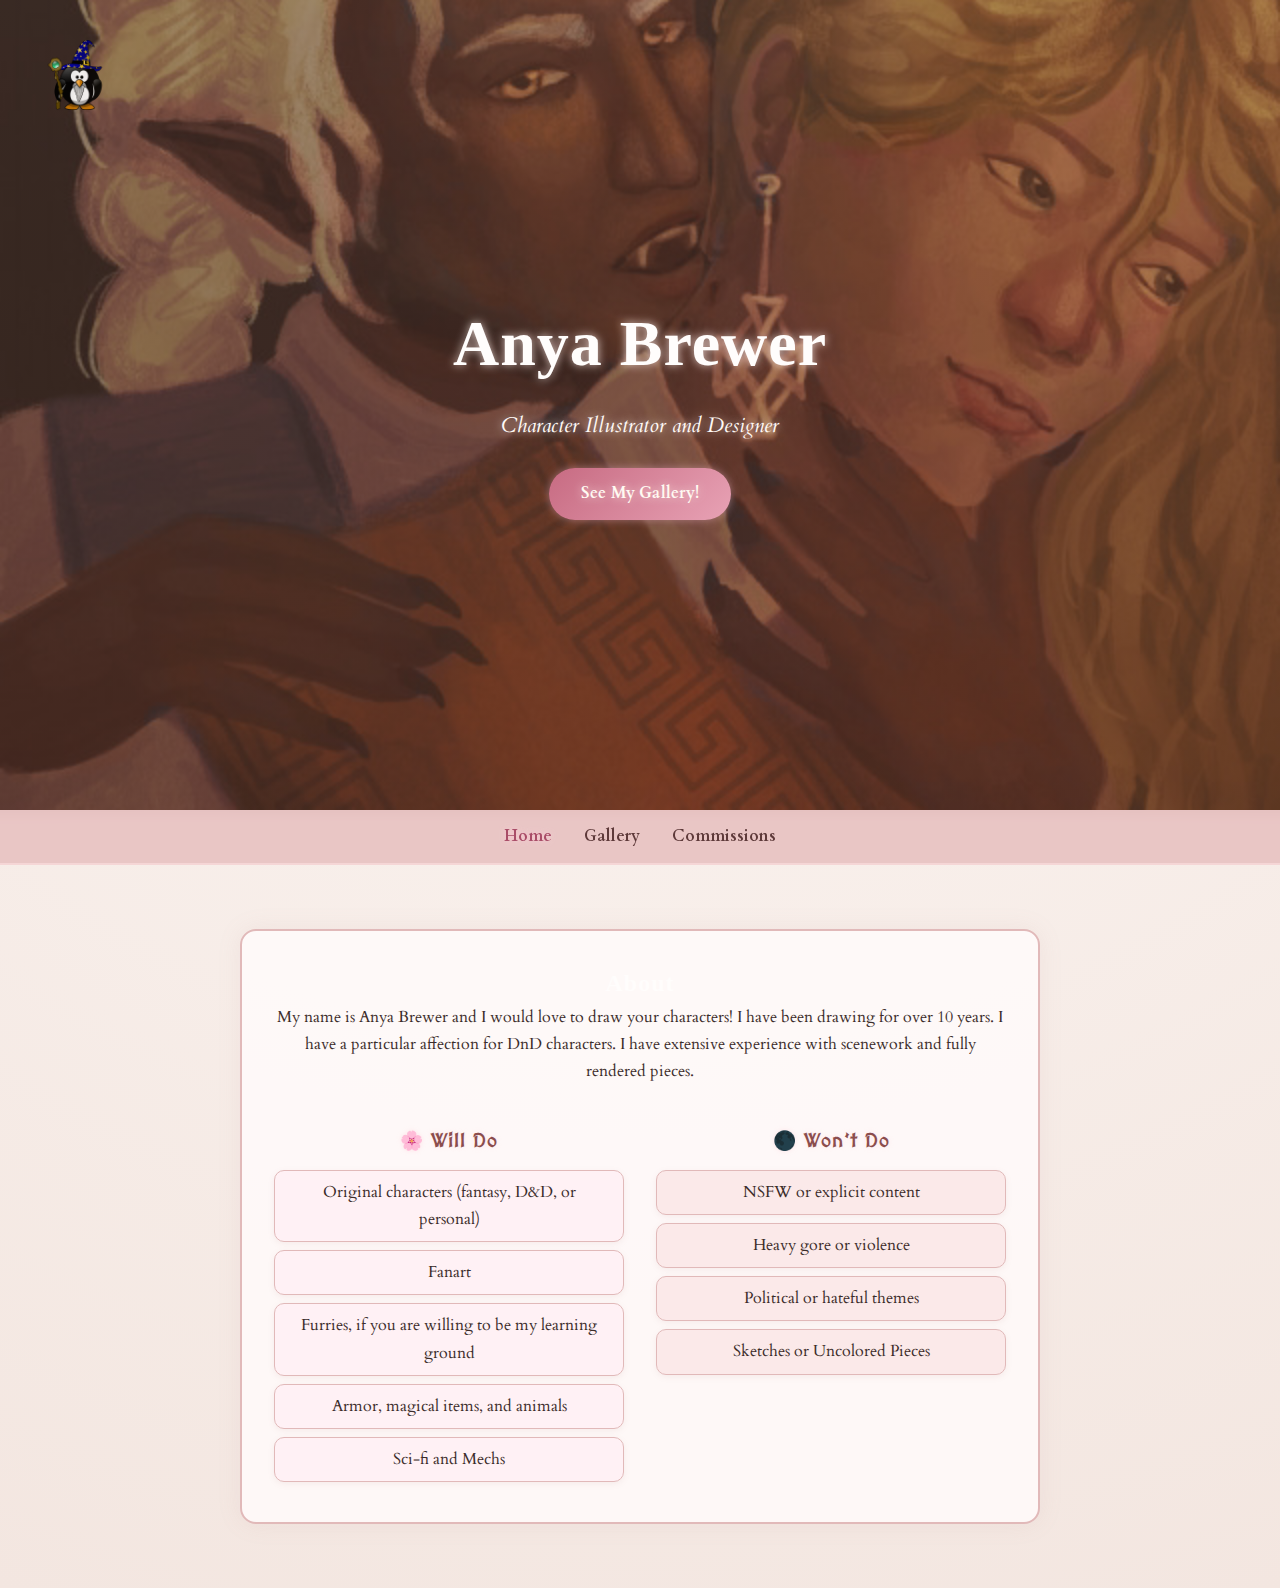
<file: index.html>
<!DOCTYPE html>
<html lang="en">
  <head>
    <meta charset="UTF-8" />
    <meta name="viewport" content="width=device-width, initial-scale=1.0" />
    <title>Anya Brewer — Artist</title>
    <link rel="stylesheet" href="style.css" />
    <link
      href="https://fonts.googleapis.com/css2?family=MedievalSharp&family=Cardo&display=swap"
      rel="stylesheet"
    />
  </head>
  <body>
    <header class="hero">
      <div class="hero-content">
        <h1>Anya Brewer</h1>
        <p>Character Illustrator and Designer</p>
        <a href="gallery.html" class="hero-btn">See My Gallery!</a>
      </div>
    </header>

    <nav class="nav">
      <a href="index.html" class="active">Home</a>
      <a href="gallery.html">Gallery</a>
      <a href="commissions.html">Commissions</a>
    </nav>

    <section class="about">
      <h2>About</h2>
      <p>
        My name is Anya Brewer and I would love to draw your characters! I have
        been drawing for over 10 years. I have a particular affection for DnD
        characters. I have extensive experience with scenework and fully
        rendered pieces.
      </p>

      <div class="boundaries">
        <div class="will-do">
          <h3>🌸 Will Do</h3>
          <ul>
            <li>Original characters (fantasy, D&D, or personal)</li>
            <li>Fanart</li>
            <li>Furries, if you are willing to be my learning ground</li>
            <li>Armor, magical items, and animals</li>
            <li>Sci-fi and Mechs</li>
          </ul>
        </div>

        <div class="wont-do">
          <h3>🌑 Won’t Do</h3>
          <ul>
            <li>NSFW or explicit content</li>
            <li>Heavy gore or violence</li>
            <li>Political or hateful themes</li>
            <li>Sketches or Uncolored Pieces</li>
          </ul>
        </div>
      </div>
    </section>

    <div class="familiar" title="Your magical companion!"></div>
  </body>
</html>
</file>
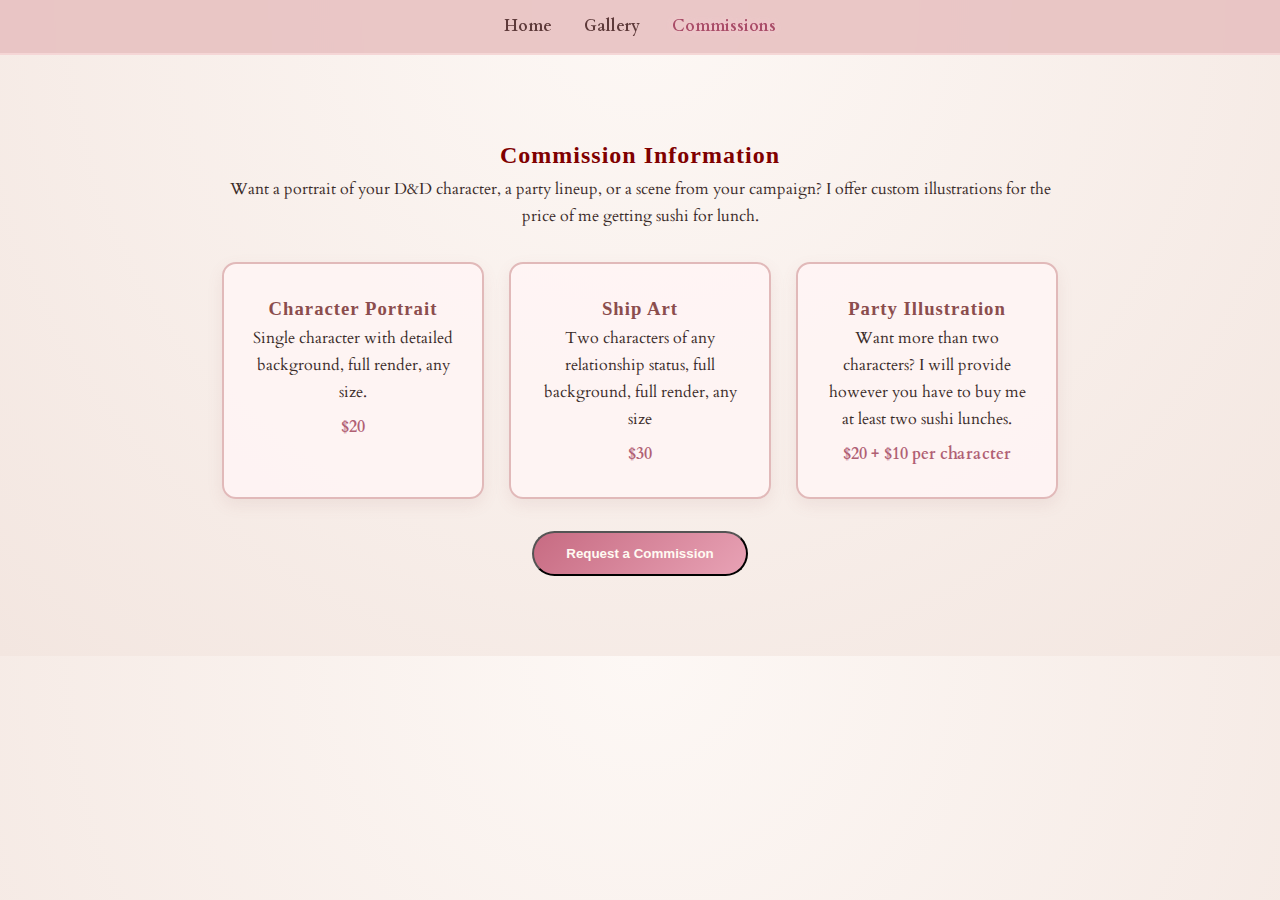
<file: commissions.html>
<!DOCTYPE html>
<html lang="en">
<head>
  <meta charset="UTF-8">
  <meta name="viewport" content="width=device-width, initial-scale=1.0">
  <title>Commissions — Anya Brewer</title>
  <link rel="stylesheet" href="style.css">
  <link href="https://fonts.googleapis.com/css2?family=MedievalSharp&family=Cardo&display=swap" rel="stylesheet">
</head>
<body>
  <nav class="nav">
    <a href="index.html">Home</a>
    <a href="gallery.html">Gallery</a>
    <a href="commissions.html" class="active">Commissions</a>
  </nav>

  <section class="commissions">
    <h2 style="color: maroon;">Commission Information</h2>
    <p>
      Want a portrait of your D&D character, a party lineup, or a scene from your campaign?  
      I offer custom illustrations for the price of me getting sushi for lunch.
    </p>

    <div class="commission-types">
      <div class="commission-card">
        <h3>Character Portrait</h3>
        <p>Single character with detailed background, full render, any size.</p>
        <p class="price">$20</p>
      </div>

      <div class="commission-card">
        <h3>Ship Art</h3>
        <p>Two characters of any relationship status, full background, full render, any size </p>
        <p class="price">$30</p>
      </div>

      <div class="commission-card">
        <h3>Party Illustration</h3>
        <p>Want more than two characters? I will provide however you have to buy me at least two sushi lunches. </p>
        <p class="price">$20 + $10 per character</p>
      </div>
    </div>

    <button id="openForm" class="contact-btn">Request a Commission</button>
  </section>

  <div id="formModal" class="modal">
  <div class="modal-content">
    <span id="closeModal" class="close">&times;</span>
    <h2>Commission Request Form</h2>
    <iframe 
      src="https://docs.google.com/forms/d/e/1FAIpQLSdXc9Z75pPGTsglO_PYw5OiNIGKtlcLTOa_beqC1kLvxIigXQ/viewform?embedded=true"
      width="100%" height="600" frameborder="0" marginheight="0" marginwidth="0">
      Loading…
    </iframe>
  </div>
</div>

  <script src="modal.js"></script>
</body>
</html>
</file>
<file: style.css>
/* 🌷 Floral Whimsy Theme — Shared Styles */

* {
  margin: 0;
  padding: 0;
  box-sizing: border-box;
}

body {
  font-family: "Cardo", serif;
  background: radial-gradient(circle at top, #fdf8f5 0%, #f3e6e0 100%);
  color: #3b2c2a;
  line-height: 1.7;
  scroll-behavior: smooth;
}

/* Headings */
h1, h2, h3 {
  font-family: "Great Vibes", cursive;
  letter-spacing: 1px;
  color: #fffdfc;
}

/* Hero */
.hero {
  background: linear-gradient(rgba(120, 90, 80, 0.4), rgba(90, 60, 50, 0.5)),
    url("img/vampire.PNG") center/cover no-repeat;
  height: 90vh;
  display: flex;
  align-items: center;
  justify-content: center;
  text-align: center;
  color: #fffaf7;
  text-shadow: 0 0 10px rgba(255, 235, 230, 0.8);
}

.hero-content h1 {
  font-size: 4rem;
}

.hero-content p {
  font-size: 1.3rem;
  font-style: italic;
  margin-top: 10px;
}

.hero-btn {
  display: inline-block;
  margin-top: 1.5rem;
  padding: 0.8rem 2rem;
  background: linear-gradient(135deg, #c76b82, #e8a2b5);
  color: #fffaf2;
  text-decoration: none;
  border-radius: 30px;
  transition: all 0.3s ease;
  font-weight: bold;
  box-shadow: 0 0 8px rgba(233, 174, 194, 0.5);
}

.hero-btn:hover {
  background: linear-gradient(135deg, #e8a2b5, #f5c8d0);
  box-shadow: 0 0 20px rgba(250, 210, 225, 0.7);
  transform: scale(1.05);
}

/* Navigation */
.nav {
  display: flex;
  justify-content: center;
  gap: 2rem;
  background: rgba(230, 190, 190, 0.85);
  padding: 0.8rem;
  position: sticky;
  top: 0;
  z-index: 1000;
  backdrop-filter: blur(6px);
  border-bottom: 2px solid rgba(255, 230, 230, 0.5);
}

.nav a {
  color: #5e3a3a;
  text-decoration: none;
  font-weight: bold;
  transition: color 0.3s, text-shadow 0.3s;
}

.nav a:hover, .nav a.active {
  color: #a94d68;
  text-shadow: 0 0 6px rgba(255, 204, 218, 0.8);
}

/* About */
.about {
  max-width: 800px;
  margin: 4rem auto;
  padding: 2rem;
  text-align: center;
  background: rgba(255, 250, 250, 0.85);
  border: 2px solid #e1b9b9;
  border-radius: 16px;
  box-shadow: 0 0 25px rgba(180, 140, 140, 0.1);
}

/* Gallery */
.gallery {
  background: linear-gradient(180deg, #f5e1e8, #f2d8cf);
  padding: 3rem 1.5rem;
  text-align: center;
}

.art-grid {
  display: grid;
  grid-template-columns: repeat(auto-fit, minmax(250px, 1fr));
  gap: 25px;
  margin-top: 1.5rem;
}

.art-grid img {
  width: 100%;
  border-radius: 14px;
  border: 3px solid #d6a0a0;
  box-shadow: 0 6px 18px rgba(180, 100, 120, 0.2);
  transition: transform 0.4s, box-shadow 0.4s;
}

.art-grid img:hover {
  transform: scale(1.05);
  box-shadow: 0 10px 30px rgba(255, 200, 215, 0.5);
}

/* Commissions */
.commissions {
  max-width: 900px;
  margin: 3rem auto;
  text-align: center;
  padding: 2rem;
}

.commission-types {
  display: grid;
  grid-template-columns: repeat(auto-fit, minmax(250px, 1fr));
  gap: 25px;
  margin-top: 2rem;
}

.commission-card {
  background: rgba(255, 245, 245, 0.85);
  border: 2px solid #e1b9b9;
  border-radius: 14px;
  padding: 1.8rem;
  box-shadow: 0 6px 16px rgba(160, 100, 100, 0.1);
  transition: transform 0.3s ease;
}

.commission-card:hover {
  transform: translateY(-5px);
}

.commission-card h3 {
  color: #8b4d4d;
}

.price {
  font-weight: bold;
  color: #b06073;
  margin-top: 0.5rem;
}

/* Buttons */
.contact-btn {
  display: inline-block;
  margin-top: 2rem;
  padding: 0.8rem 2rem;
  background: linear-gradient(135deg, #c76b82, #e8a2b5);
  color: #fffaf2;
  text-decoration: none;
  border-radius: 25px;
  font-weight: bold;
  transition: background 0.3s, box-shadow 0.3s, transform 0.2s;
}

.contact-btn:hover {
  background: linear-gradient(135deg, #e8a2b5, #f7ccd5);
  box-shadow: 0 0 20px rgba(255, 210, 220, 0.7);
  transform: scale(1.05);
}

/* Footer */
footer {
  text-align: center;
  background: #7c4a4a;
  color: #f8e9e9;
  padding: 1.2rem;
  font-size: 0.9rem;
}

/* Responsive */
@media (max-width: 768px) {
  .hero-content h1 {
    font-size: 2.5rem;
  }
  .hero-content p {
    font-size: 1rem;
  }
}


.modal {
  display: none;
  position: fixed;
  z-index: 2000;
  left: 0;
  top: 0;
  width: 100%;
  height: 100%;
  overflow: auto;
  background: rgba(255, 240, 245, 0.7);
  backdrop-filter: blur(8px);
  opacity: 0;
  transition: opacity 0.5s ease;
}

.modal.show {
  display: block;
  opacity: 1;
}

.modal-content {
  background: #fff8f8;
  margin: 5% auto;
  padding: 2rem;
  border: 2px solid #e1b9b9;
  border-radius: 20px;
  width: 90%;
  max-width: 700px;
  max-height: 85vh;
  overflow-y: auto;
  box-shadow: 0 0 25px rgba(200, 140, 140, 0.3);
  transform: scale(0.8) rotate(-10deg);
  animation: petalSpinIn 0.7s ease forwards;
}

.modal.hide .modal-content {
  animation: petalSpinOut 0.5s ease forwards;
}

/* Spin animations */
@keyframes petalSpinIn {
  0% { opacity: 0; transform: scale(0.7) rotate(-15deg); }
  60% { opacity: 1; transform: scale(1.05) rotate(6deg); }
  100% { opacity: 1; transform: scale(1) rotate(0deg); }
}

@keyframes petalSpinOut {
  0% { opacity: 1; transform: scale(1) rotate(0deg); }
  40% { opacity: 0.8; transform: scale(0.9) rotate(10deg); }
  100% { opacity: 0; transform: scale(0.7) rotate(-20deg); }
}

.modal-content h2 {
  text-align: center;
  font-family: "Great Vibes", cursive;
  margin-bottom: 1rem;
  color: #a14d5b;
}

.close {
  color: #b06073;
  float: right;
  font-size: 2rem;
  font-weight: bold;
  cursor: pointer;
  transition: transform 0.3s ease, color 0.3s ease;
}

.close:hover {
  transform: rotate(20deg) scale(1.2);
  color: #e38ba2;
}


.familiar {
  position: fixed;
  top: 40px;    
  left: 40px;    
  width: 70px;
  height: 70px;
  background: url('img/familiar.png') no-repeat center/contain;
  animation: flutter 7s ease-in-out infinite, softGlow 3s ease-in-out infinite;
  pointer-events: none;
  z-index: 9999;
  opacity: 0.9;
}

@keyframes flutter {
  0%   { transform: translate(0, 0) rotate(0deg); }
  25%  { transform: translate(-15px, -10px) rotate(-6deg); }
  50%  { transform: translate(0, -25px) rotate(8deg); }
  75%  { transform: translate(10px, -10px) rotate(-3deg); }
  100% { transform: translate(0, 0) rotate(0deg); }
}

@keyframes softGlow {
  0%, 100% { filter: drop-shadow(0 0 6px #ffc9dc); }
  50%      { filter: drop-shadow(0 0 15px #ffdfea); }
}
.boundaries {
  display: grid;
  grid-template-columns: repeat(auto-fit, minmax(250px, 1fr));
  gap: 2rem;
  margin-top: 2.5rem;
}

.boundaries h3 {
  font-family: "MedievalSharp", cursive;
  color: #8b4d4d;
  margin-bottom: 0.8rem;
  text-shadow: 0 0 5px rgba(255, 200, 210, 0.4);
}

.boundaries ul {
  list-style: none;
  padding-left: 0;
}

.boundaries li {
  background: rgba(255, 245, 245, 0.8);
  margin-bottom: 0.5rem;
  padding: 0.5rem 1rem;
  border-radius: 10px;
  border: 1px solid #e1b9b9;
  box-shadow: 0 2px 6px rgba(180, 130, 130, 0.1);
  transition: transform 0.2s;
}

.boundaries li:hover {
  transform: translateY(-3px);
}

.will-do li {
  background: rgba(255, 240, 245, 0.85);
}

.wont-do li {
  background: rgba(250, 230, 230, 0.85);
}
</file>
